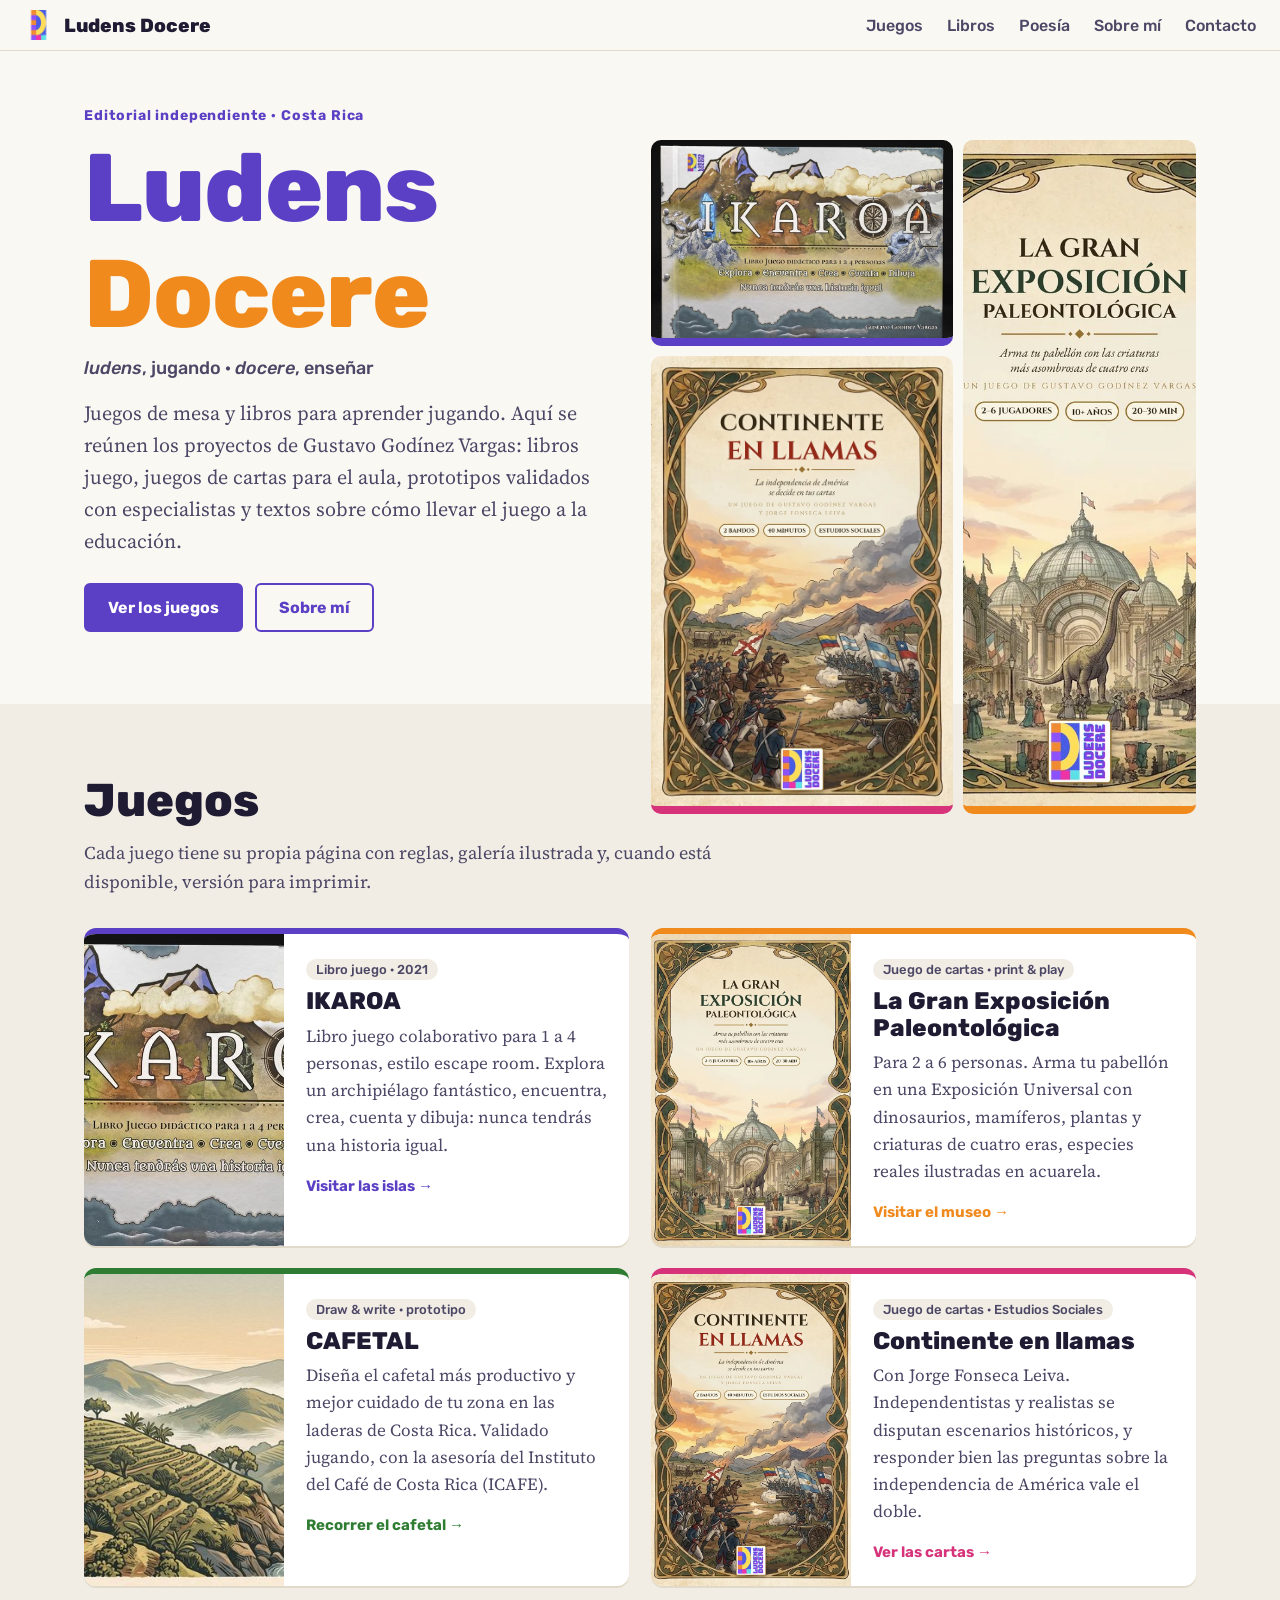
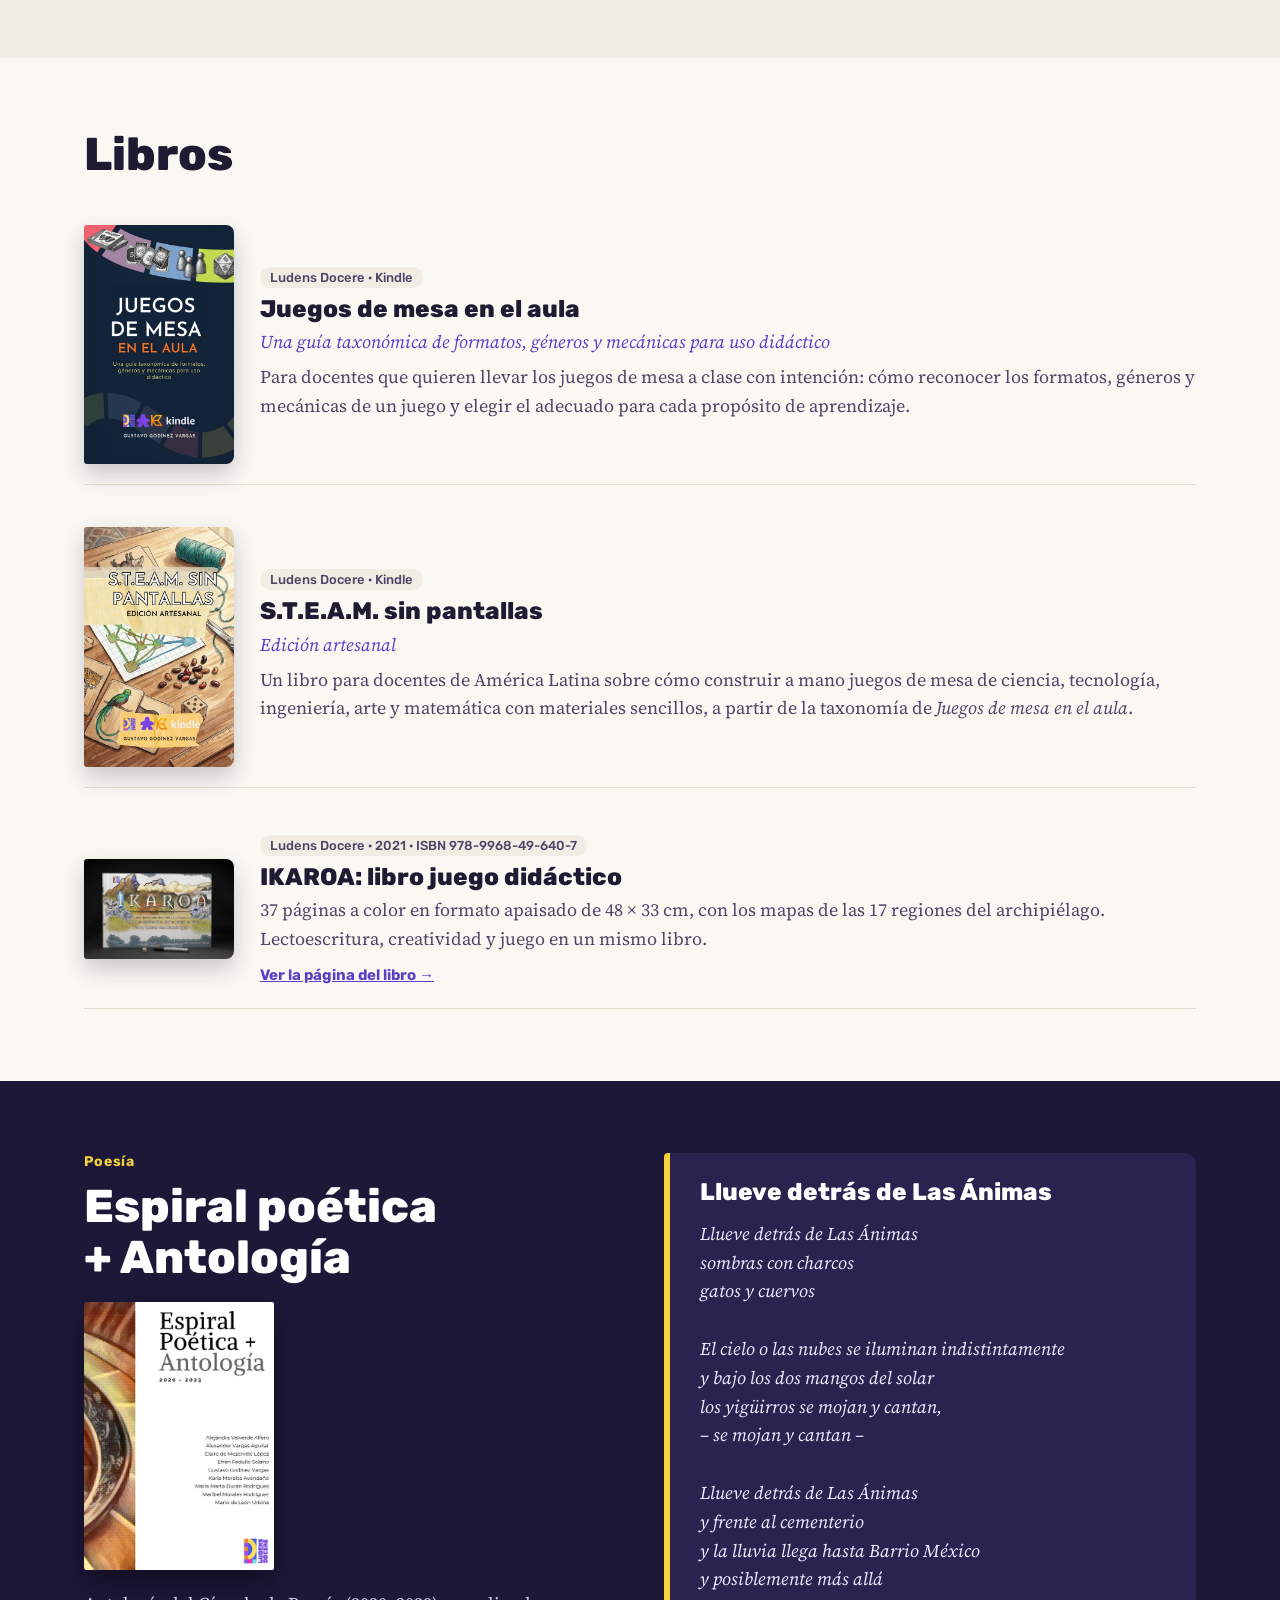
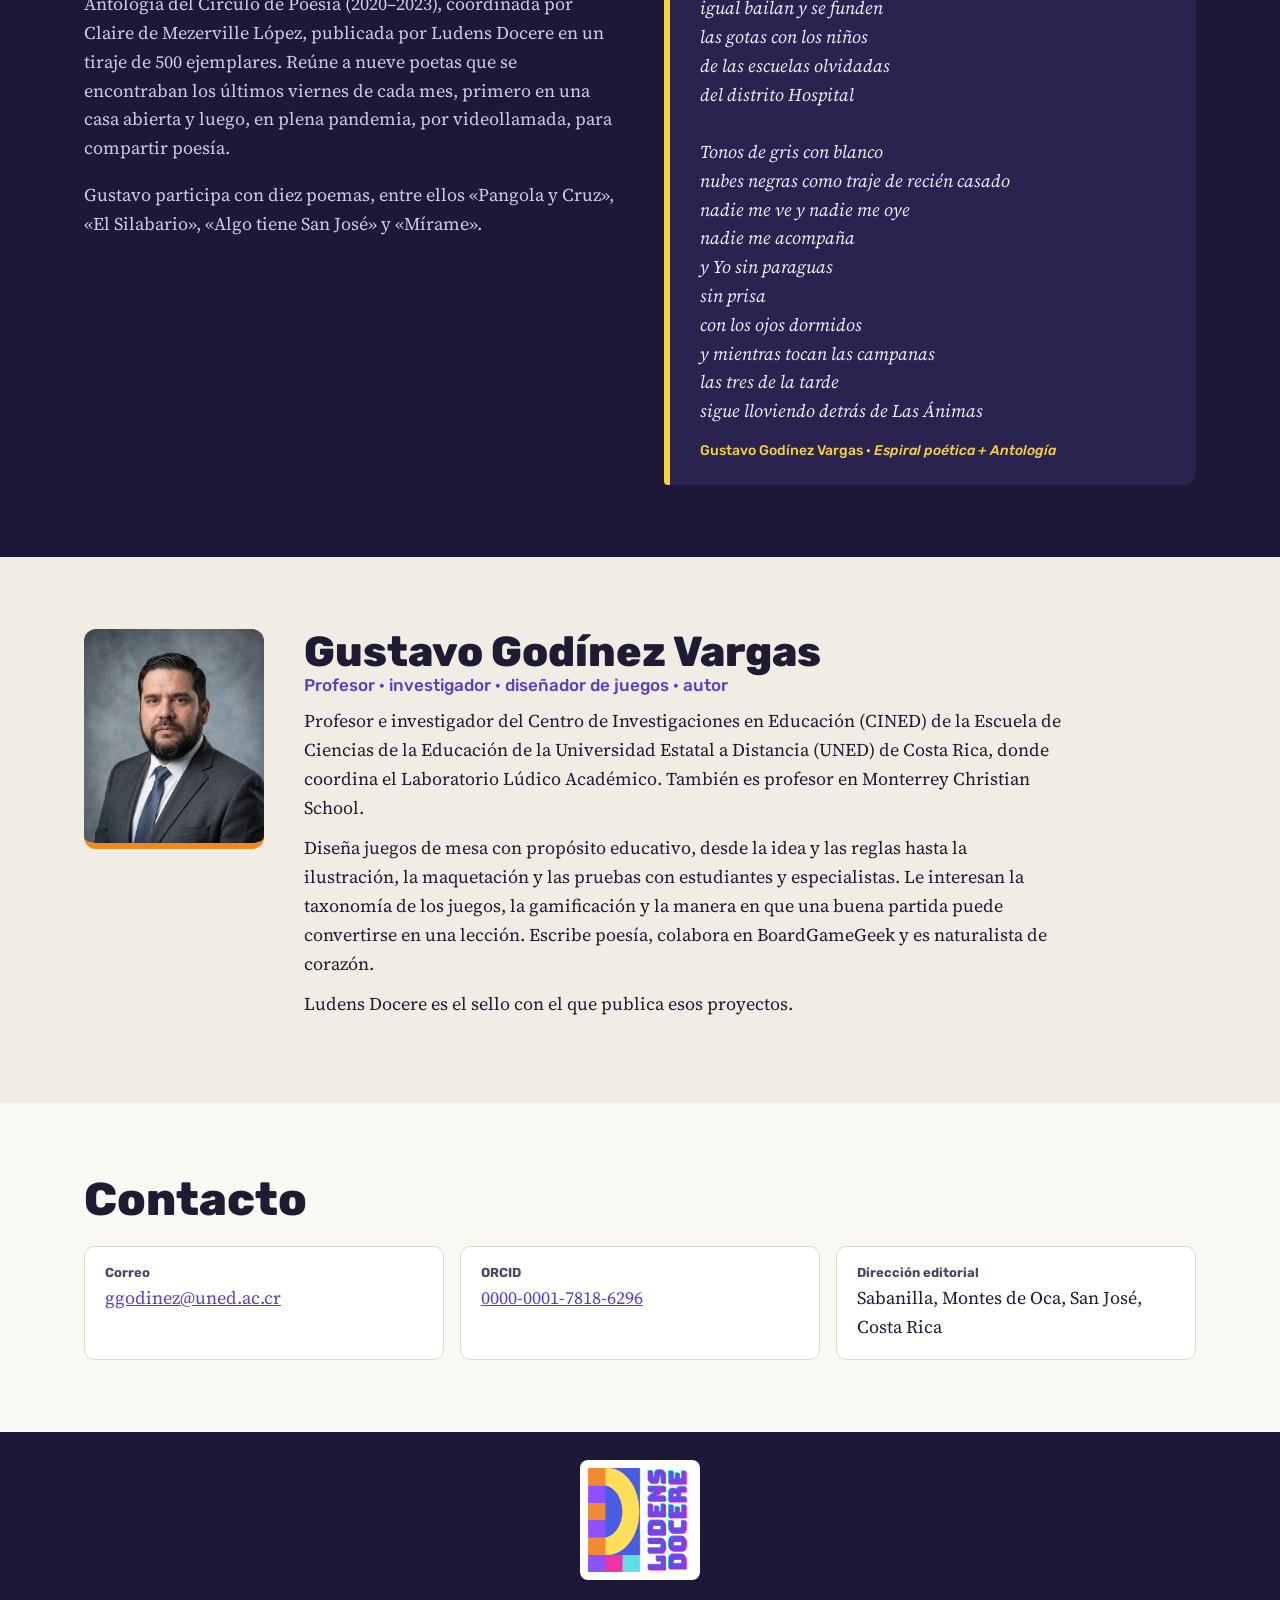
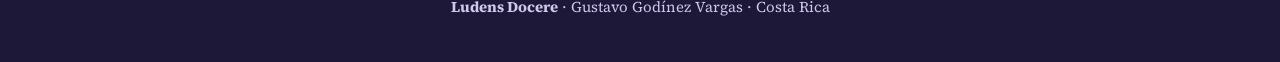
<file: index.html>
<!DOCTYPE html>
<html lang="es">
<head>
<meta charset="utf-8">
<meta name="viewport" content="width=device-width, initial-scale=1">
<title>Ludens Docere · Gustavo Godínez Vargas</title>
<meta name="description" content="Ludens Docere: juegos de mesa y libros para aprender jugando, de Gustavo Godínez Vargas. IKAROA, CAFETAL, La Gran Exposición Paleontológica, Continente en llamas y más.">
<meta property="og:title" content="Ludens Docere — aprender jugando">
<meta property="og:description" content="Juegos de mesa y libros de Gustavo Godínez Vargas, Costa Rica.">
<meta property="og:image" content="img/ikaroa.jpg">
<link rel="icon" href="img/icono.png">
<link rel="preconnect" href="https://fonts.googleapis.com">
<link rel="preconnect" href="https://fonts.gstatic.com" crossorigin>
<link rel="stylesheet" href="https://fonts.googleapis.com/css2?family=Rubik:wght@500;700;800&family=Source+Serif+4:ital,opsz,wght@0,8..60,400;0,8..60,600;1,8..60,400&display=swap">
<link rel="stylesheet" href="style.css">
</head>
<body>

<header class="top">
  <a class="brand" href="#inicio"><img src="img/icono.png" alt=""> Ludens Docere</a>
  <button class="burger" aria-label="Abrir menú" aria-expanded="false">☰</button>
  <nav>
    <a href="#juegos">Juegos</a>
    <a href="#libros">Libros</a>
    <a href="#poesia">Poesía</a>
    <a href="#sobre-mi">Sobre mí</a>
    <a href="#contacto">Contacto</a>
  </nav>
</header>

<section id="inicio" class="hero">
  <div class="hero-text">
    <p class="kicker">Editorial independiente · Costa Rica</p>
    <h1>Ludens <span>Docere</span></h1>
    <p class="latin"><i>ludens</i>, jugando · <i>docere</i>, enseñar</p>
    <p class="lede">Juegos de mesa y libros para aprender jugando. Aquí se reúnen los proyectos de Gustavo Godínez Vargas: libros juego, juegos de cartas para el aula, prototipos validados con especialistas y textos sobre cómo llevar el juego a la educación.</p>
    <div class="ctas">
      <a class="btn" href="#juegos">Ver los juegos</a>
      <a class="btn ghost" href="#sobre-mi">Sobre mí</a>
    </div>
  </div>
  <div class="mosaic" aria-hidden="true">
    <img src="img/ikaroa.jpg" alt="">
    <img src="img/gran-exposicion.jpg" alt="">
    <img src="img/cafetal.jpg" alt="">
    <img src="img/continente.jpg" alt="">
  </div>
</section>

<section id="juegos" class="band">
  <div class="wrap">
    <h2 class="sec">Juegos</h2>
    <p class="intro">Cada juego tiene su propia página con reglas, galería ilustrada y, cuando está disponible, versión para imprimir.</p>
    <div class="games">
      <a class="game" href="ikaroa/" style="--c:var(--violet)">
        <img src="img/ikaroa.jpg" alt="Tapa de IKAROA" loading="lazy">
        <div><span class="tag">Libro juego · 2021</span><h3>IKAROA</h3><p>Libro juego colaborativo para 1 a 4 personas, estilo escape room. Explora un archipiélago fantástico, encuentra, crea, cuenta y dibuja: nunca tendrás una historia igual.</p><b>Visitar las islas →</b></div>
      </a>
      <a class="game" href="https://godinex.github.io/gran-exposicion/" style="--c:var(--orange)">
        <img src="img/gran-exposicion.jpg" alt="Portada de La Gran Exposición Paleontológica" loading="lazy">
        <div><span class="tag">Juego de cartas · print &amp; play</span><h3>La Gran Exposición Paleontológica</h3><p>Para 2 a 6 personas. Arma tu pabellón en una Exposición Universal con dinosaurios, mamíferos, plantas y criaturas de cuatro eras, especies reales ilustradas en acuarela.</p><b>Visitar el museo →</b></div>
      </a>
      <a class="game" href="https://godinex.github.io/cafetal/" style="--c:var(--green)">
        <img src="img/cafetal.jpg" alt="Laderas sembradas de café en Costa Rica" loading="lazy">
        <div><span class="tag">Draw &amp; write · prototipo</span><h3>CAFETAL</h3><p>Diseña el cafetal más productivo y mejor cuidado de tu zona en las laderas de Costa Rica. Validado jugando, con la asesoría del Instituto del Café de Costa Rica (ICAFE).</p><b>Recorrer el cafetal →</b></div>
      </a>
      <a class="game" href="https://godinex.github.io/continente-en-llamas/" style="--c:var(--magenta)">
        <img src="img/continente.jpg" alt="Portada de Continente en llamas" loading="lazy">
        <div><span class="tag">Juego de cartas · Estudios Sociales</span><h3>Continente en llamas</h3><p>Con Jorge Fonseca Leiva. Independentistas y realistas se disputan escenarios históricos, y responder bien las preguntas sobre la independencia de América vale el doble.</p><b>Ver las cartas →</b></div>
      </a>
    </div>
  </div>
</section>

<section id="libros">
  <div class="wrap">
    <h2 class="sec">Libros</h2>
    <div class="books">
      <article class="book">
        <img class="cover-img" src="img/juegos-de-mesa-en-el-aula.jpg" alt="Portada de Juegos de mesa en el aula" loading="lazy">
        <div><span class="tag">Ludens Docere · Kindle</span><h3>Juegos de mesa en el aula</h3><p class="sub">Una guía taxonómica de formatos, géneros y mecánicas para uso didáctico</p><p>Para docentes que quieren llevar los juegos de mesa a clase con intención: cómo reconocer los formatos, géneros y mecánicas de un juego y elegir el adecuado para cada propósito de aprendizaje.</p></div>
      </article>
      <article class="book">
        <img class="cover-img" src="img/steam-sin-pantallas.jpg" alt="Portada de S.T.E.A.M. sin pantallas, edición artesanal" loading="lazy">
        <div><span class="tag">Ludens Docere · Kindle</span><h3>S.T.E.A.M. sin pantallas</h3><p class="sub">Edición artesanal</p><p>Un libro para docentes de América Latina sobre cómo construir a mano juegos de mesa de ciencia, tecnología, ingeniería, arte y matemática con materiales sencillos, a partir de la taxonomía de <i>Juegos de mesa en el aula</i>.</p></div>
      </article>
      <article class="book">
        <img class="cover-img wide" src="ikaroa/img/portada.jpg" alt="Tapa de IKAROA" loading="lazy">
        <div><span class="tag">Ludens Docere · 2021 · ISBN 978-9968-49-640-7</span><h3>IKAROA: libro juego didáctico</h3><p>37 páginas a color en formato apaisado de 48 × 33 cm, con los mapas de las 17 regiones del archipiélago. Lectoescritura, creatividad y juego en un mismo libro.</p><a href="ikaroa/">Ver la página del libro →</a></div>
      </article>
    </div>
  </div>
</section>

<section id="poesia" class="dark">
  <div class="wrap">
    <div class="poetry">
      <div>
        <p class="kicker light">Poesía</p>
        <h2 class="sec light">Espiral poética + Antología</h2>
        <img class="poetry-cover" src="img/espiral-poetica.jpg" alt="Portada de Espiral poética + Antología 2020–2023" loading="lazy">
        <p>Antología del Círculo de Poesía (2020–2023), coordinada por Claire de Mezerville López, publicada por Ludens Docere en un tiraje de 500 ejemplares. Reúne a nueve poetas que se encontraban los últimos viernes de cada mes, primero en una casa abierta y luego, en plena pandemia, por videollamada, para compartir poesía.</p>
        <p>Gustavo participa con diez poemas, entre ellos «Pangola y Cruz», «El Silabario», «Algo tiene San José» y «Mírame».</p>
      </div>
      <blockquote class="poem">
        <h3>Llueve detrás de Las Ánimas</h3>
<pre>Llueve detrás de Las Ánimas
sombras con charcos
gatos y cuervos

El cielo o las nubes se iluminan indistintamente
y bajo los dos mangos del solar
los yigüirros se mojan y cantan,
– se mojan y cantan –

Llueve detrás de Las Ánimas
y frente al cementerio
y la lluvia llega hasta Barrio México
y posiblemente más allá
igual bailan y se funden
las gotas con los niños
de las escuelas olvidadas
del distrito Hospital

Tonos de gris con blanco
nubes negras como traje de recién casado
nadie me ve y nadie me oye
nadie me acompaña
y Yo sin paraguas
sin prisa
con los ojos dormidos
y mientras tocan las campanas
las tres de la tarde
sigue lloviendo detrás de Las Ánimas</pre>
        <cite>Gustavo Godínez Vargas · <i>Espiral poética + Antología</i></cite>
      </blockquote>
    </div>
  </div>
</section>

<section id="sobre-mi" class="band">
  <div class="wrap">
    <div class="about">
      <img class="photo" src="img/gustavo.jpg" alt="Gustavo Godínez Vargas">
      <div>
        <h2>Gustavo Godínez Vargas</h2>
        <p class="role">Profesor · investigador · diseñador de juegos · autor</p>
        <p>Profesor e investigador del Centro de Investigaciones en Educación (CINED) de la Escuela de Ciencias de la Educación de la Universidad Estatal a Distancia (UNED) de Costa Rica, donde coordina el Laboratorio Lúdico Académico. También es profesor en Monterrey Christian School.</p>
        <p>Diseña juegos de mesa con propósito educativo, desde la idea y las reglas hasta la ilustración, la maquetación y las pruebas con estudiantes y especialistas. Le interesan la taxonomía de los juegos, la gamificación y la manera en que una buena partida puede convertirse en una lección. Escribe poesía, colabora en BoardGameGeek y es naturalista de corazón.</p>
        <p>Ludens Docere es el sello con el que publica esos proyectos.</p>
      </div>
    </div>
  </div>
</section>

<section id="contacto">
  <div class="wrap">
    <h2 class="sec">Contacto</h2>
    <div class="contact">
      <div><span>Correo</span><a href="mailto:ggodinez@uned.ac.cr">ggodinez@uned.ac.cr</a></div>
      <div><span>ORCID</span><a href="https://orcid.org/0000-0001-7818-6296">0000-0001-7818-6296</a></div>
      <div><span>Dirección editorial</span><p>Sabanilla, Montes de Oca, San José, Costa Rica</p></div>
    </div>
  </div>
</section>

<footer>
  <img class="foot-logo" src="img/logo.png" alt="Ludens Docere"><p><b>Ludens Docere</b> · Gustavo Godínez Vargas · Costa Rica</p>
</footer>

<script>
{
  const burger = document.querySelector(".burger"), nav = document.querySelector(".top nav");
  burger.addEventListener("click", () => { const o = nav.classList.toggle("open"); burger.setAttribute("aria-expanded", o); });
  nav.querySelectorAll("a").forEach(a => a.addEventListener("click", () => nav.classList.remove("open")));
}
</script>
</body>
</html>
</file>
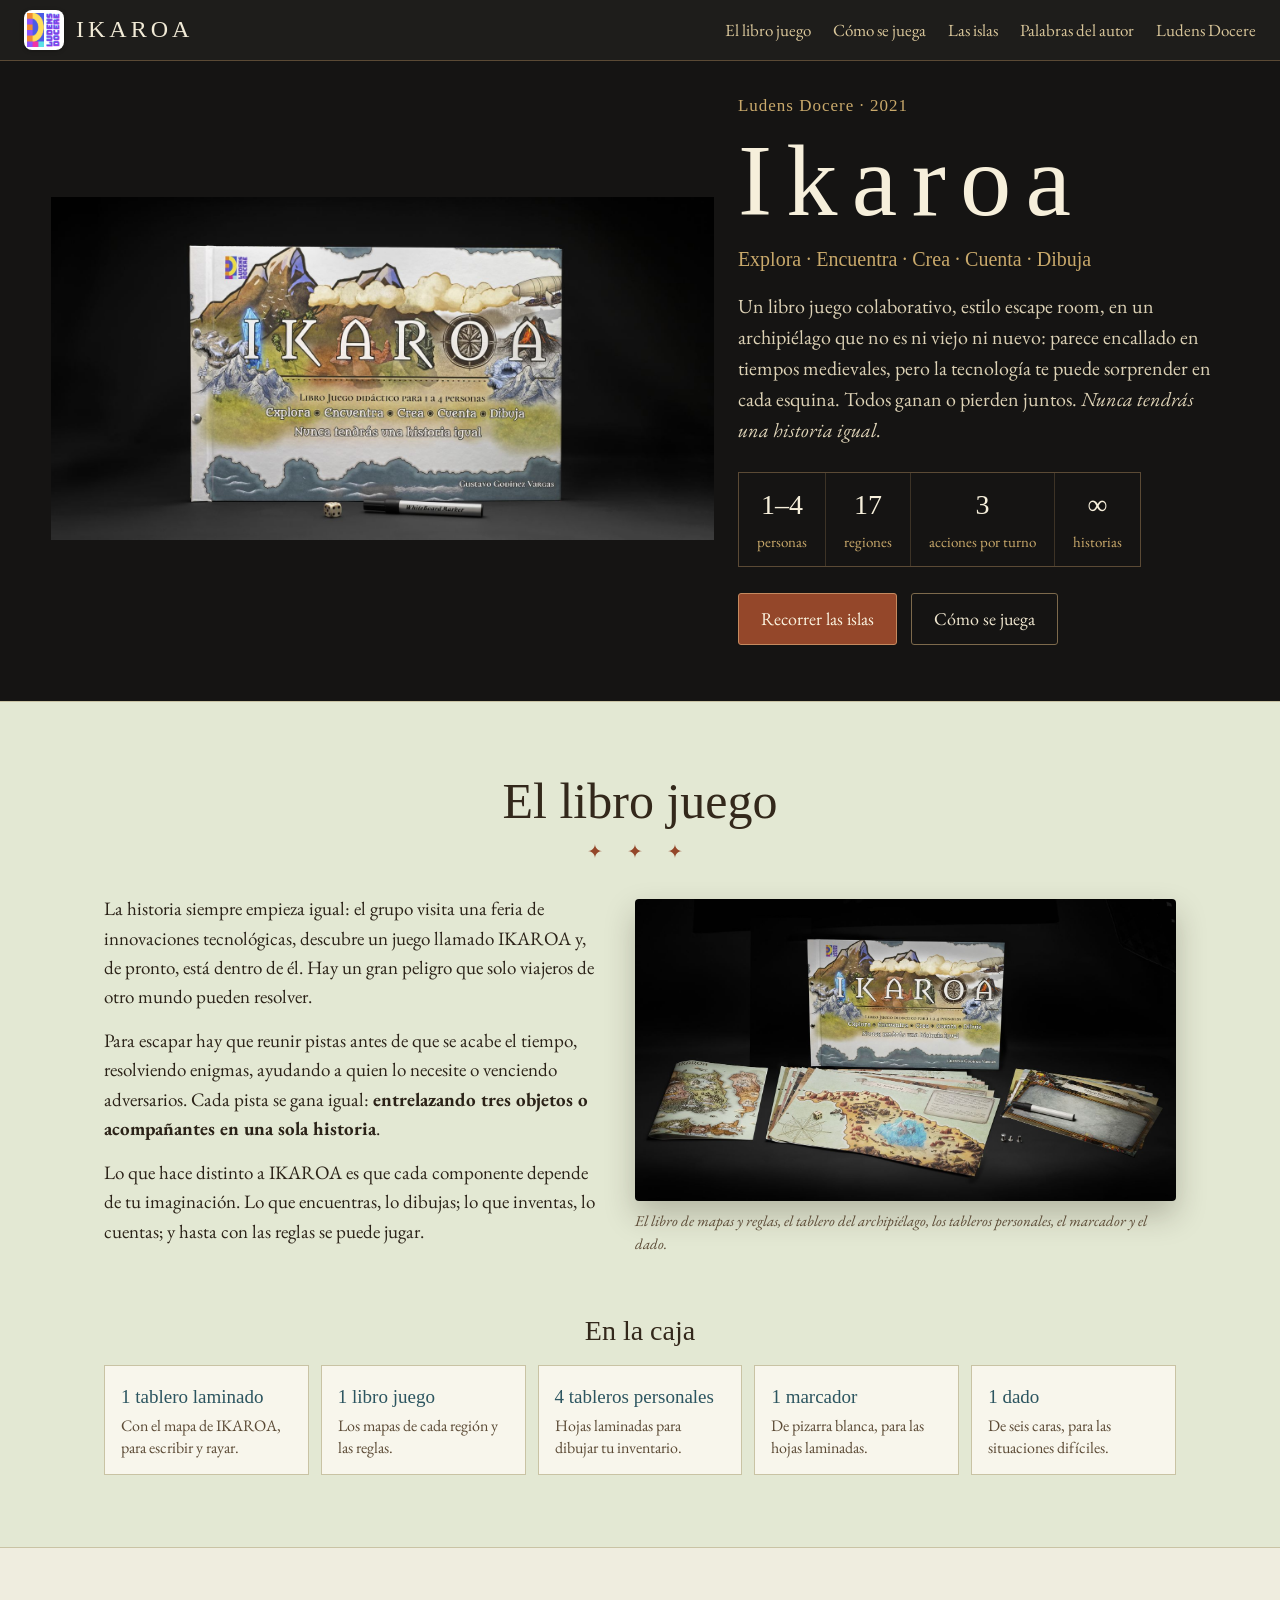
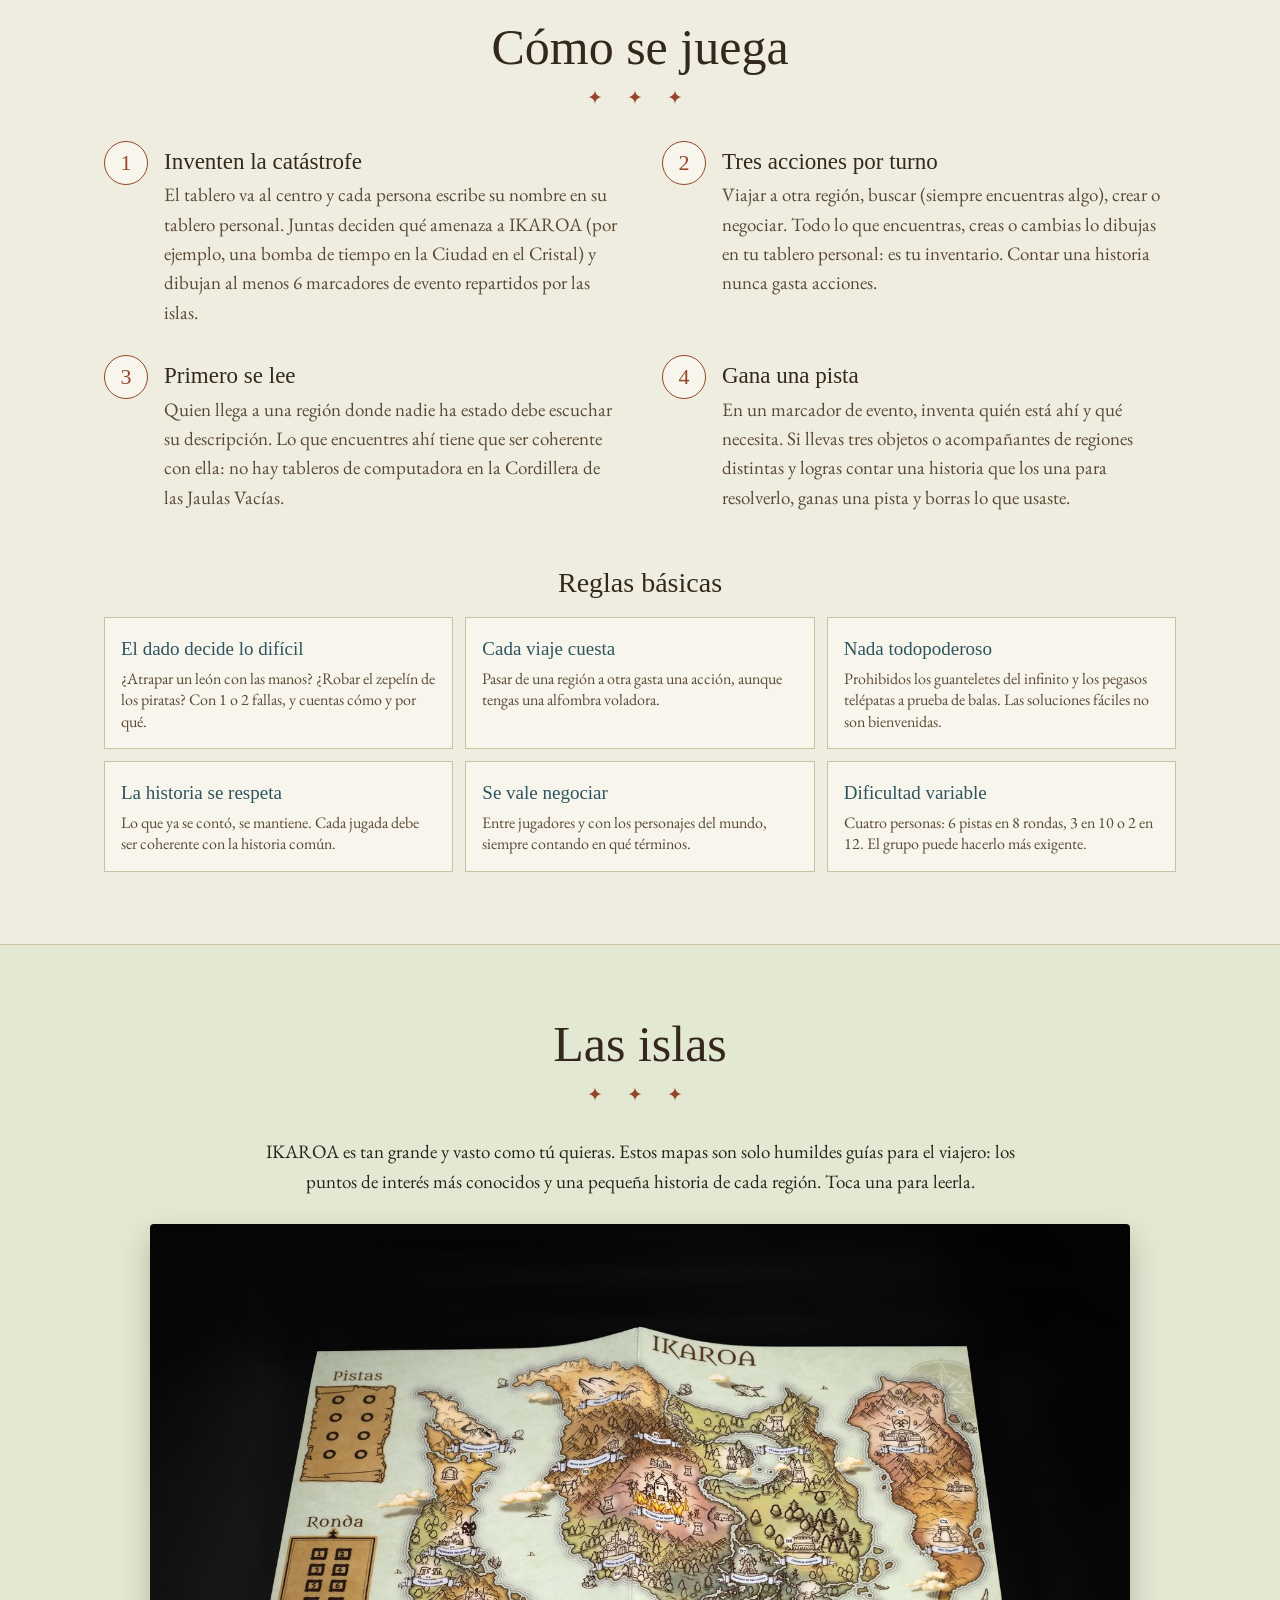
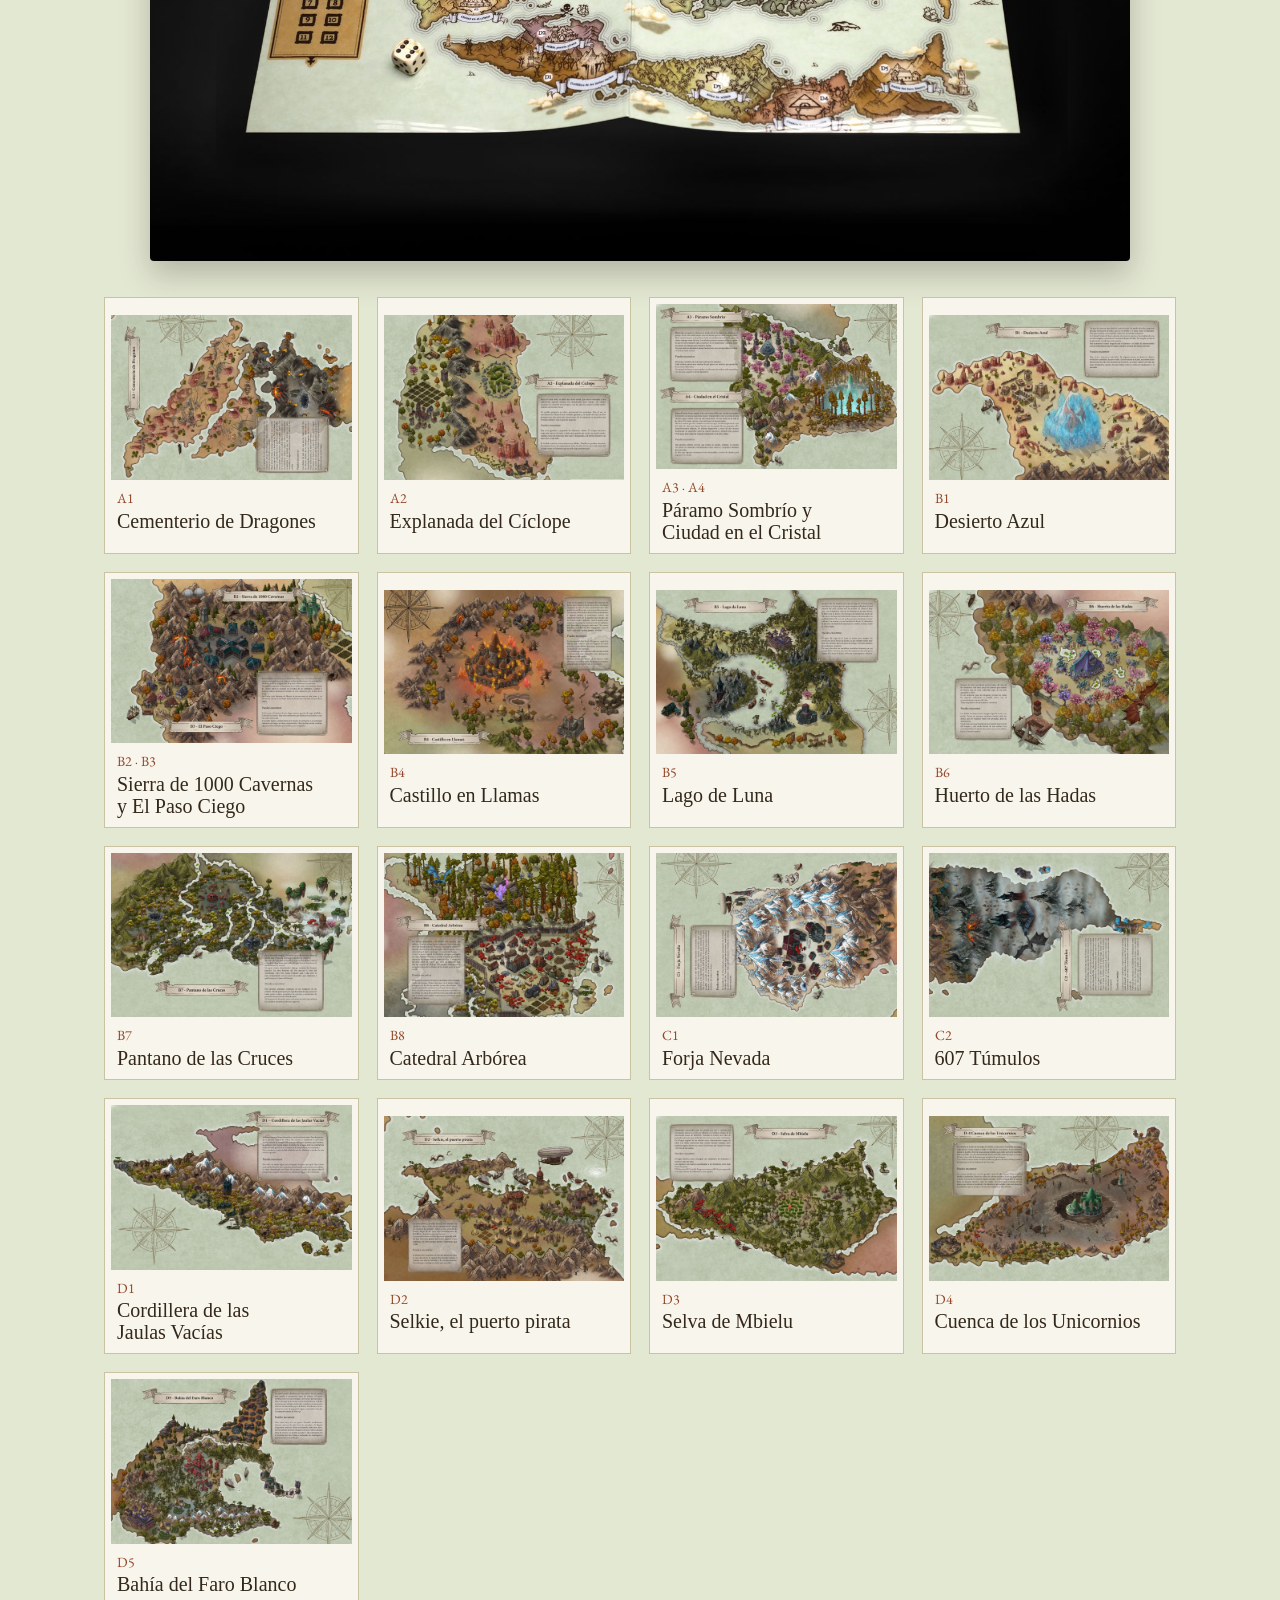
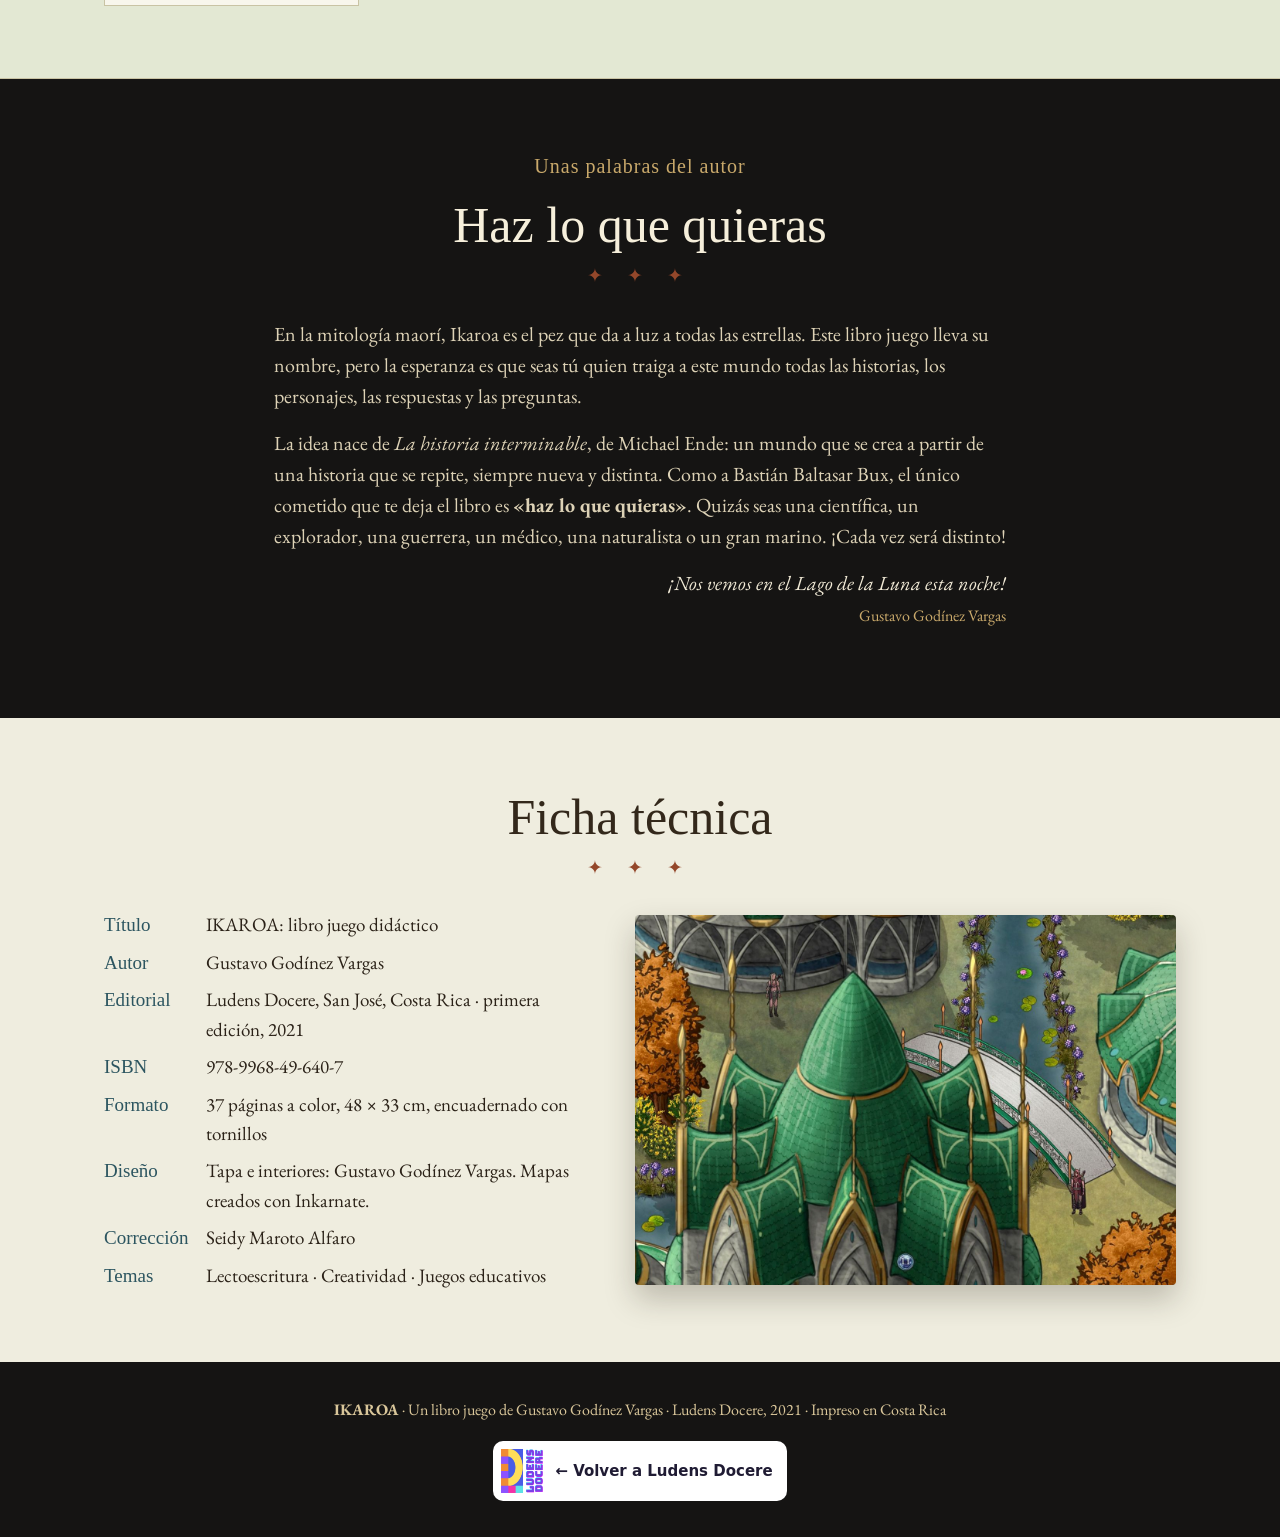
<file: ikaroa/index.html>
<!DOCTYPE html>
<html lang="es">
<head>
<meta charset="utf-8">
<meta name="viewport" content="width=device-width, initial-scale=1">
<title>IKAROA · Ludens Docere</title>
<meta name="description" content="IKAROA, libro juego didáctico colaborativo para 1 a 4 personas. Explora, encuentra, crea, cuenta y dibuja en un archipiélago donde nunca tendrás una historia igual.">
<meta property="og:title" content="IKAROA — libro juego didáctico">
<meta property="og:description" content="Explora · Encuentra · Crea · Cuenta · Dibuja. Nunca tendrás una historia igual.">
<meta property="og:image" content="img/portada.jpg">
<link rel="preconnect" href="https://fonts.googleapis.com">
<link rel="preconnect" href="https://fonts.gstatic.com" crossorigin>
<link rel="stylesheet" href="https://fonts.googleapis.com/css2?family=IM+Fell+English+SC&family=EB+Garamond:ital,wght@0,400;0,600;1,400&display=swap">
<link rel="stylesheet" href="style.css">
</head>
<body>

<header class="top">
  <div class="ld-wrap"><a class="ld-home" href="../" title="Volver a Ludens Docere" aria-label="Volver a Ludens Docere"><img src="../img/logo.png" alt=""></a><a class="brand" href="#inicio">IKAROA</a></div>
  <button class="burger" aria-label="Abrir menú" aria-expanded="false">☰</button>
  <nav>
    <a href="#libro">El libro juego</a>
    <a href="#como-se-juega">Cómo se juega</a>
    <a href="#islas">Las islas</a>
    <a href="#autor">Palabras del autor</a>
    <a href="../">Ludens Docere</a>
  </nav>
</header>

<section id="inicio" class="hero">
  <div class="hero-art"><img src="img/portada.jpg" alt="Tapa de IKAROA: montañas, un zepelín y las letras del título formadas por cristales, rocas y una rosa de los vientos"></div>
  <div class="hero-text">
    <p class="kicker">Ludens Docere · 2021</p>
    <h1>Ikaroa</h1>
    <p class="verbs">Explora · Encuentra · Crea · Cuenta · Dibuja</p>
    <p class="lede">Un libro juego colaborativo, estilo escape room, en un archipiélago que no es ni viejo ni nuevo: parece encallado en tiempos medievales, pero la tecnología te puede sorprender en cada esquina. Todos ganan o pierden juntos. <i>Nunca tendrás una historia igual.</i></p>
    <ul class="facts">
      <li><strong>1–4</strong><span>personas</span></li>
      <li><strong>17</strong><span>regiones</span></li>
      <li><strong>3</strong><span>acciones por turno</span></li>
      <li><strong>∞</strong><span>historias</span></li>
    </ul>
    <div class="ctas">
      <a class="btn" href="#islas">Recorrer las islas</a>
      <a class="btn ghost" href="#como-se-juega">Cómo se juega</a>
    </div>
  </div>
</section>

<section id="libro" class="band">
  <div class="wrap">
    <h2 class="sec">El libro juego</h2>
    <div class="orn">✦ ✦ ✦</div>
    <div class="split">
      <div>
        <p>La historia siempre empieza igual: el grupo visita una feria de innovaciones tecnológicas, descubre un juego llamado IKAROA y, de pronto, está dentro de él. Hay un gran peligro que solo viajeros de otro mundo pueden resolver.</p>
        <p>Para escapar hay que reunir pistas antes de que se acabe el tiempo, resolviendo enigmas, ayudando a quien lo necesite o venciendo adversarios. Cada pista se gana igual: <b>entrelazando tres objetos o acompañantes en una sola historia</b>.</p>
        <p>Lo que hace distinto a IKAROA es que cada componente depende de tu imaginación. Lo que encuentras, lo dibujas; lo que inventas, lo cuentas; y hasta con las reglas se puede jugar.</p>
      </div>
      <figure><img src="img/set.jpg" alt="El juego completo: libro de mapas, tablero laminado del archipiélago, tableros personales, marcador y dado"><figcaption>El libro de mapas y reglas, el tablero del archipiélago, los tableros personales, el marcador y el dado.</figcaption></figure>
    </div>
    <h3 class="sub">En la caja</h3>
    <div class="comp">
      <div><b>1 tablero laminado</b><span>Con el mapa de IKAROA, para escribir y rayar.</span></div>
      <div><b>1 libro juego</b><span>Los mapas de cada región y las reglas.</span></div>
      <div><b>4 tableros personales</b><span>Hojas laminadas para dibujar tu inventario.</span></div>
      <div><b>1 marcador</b><span>De pizarra blanca, para las hojas laminadas.</span></div>
      <div><b>1 dado</b><span>De seis caras, para las situaciones difíciles.</span></div>
    </div>
  </div>
</section>

<section id="como-se-juega">
  <div class="wrap">
    <h2 class="sec">Cómo se juega</h2>
    <div class="orn">✦ ✦ ✦</div>
    <div class="steps">
      <div class="step"><span class="n">1</span><h3>Inventen la catástrofe</h3><p>El tablero va al centro y cada persona escribe su nombre en su tablero personal. Juntas deciden qué amenaza a IKAROA (por ejemplo, una bomba de tiempo en la Ciudad en el Cristal) y dibujan al menos 6 marcadores de evento repartidos por las islas.</p></div>
      <div class="step"><span class="n">2</span><h3>Tres acciones por turno</h3><p>Viajar a otra región, buscar (siempre encuentras algo), crear o negociar. Todo lo que encuentras, creas o cambias lo dibujas en tu tablero personal: es tu inventario. Contar una historia nunca gasta acciones.</p></div>
      <div class="step"><span class="n">3</span><h3>Primero se lee</h3><p>Quien llega a una región donde nadie ha estado debe escuchar su descripción. Lo que encuentres ahí tiene que ser coherente con ella: no hay tableros de computadora en la Cordillera de las Jaulas Vacías.</p></div>
      <div class="step"><span class="n">4</span><h3>Gana una pista</h3><p>En un marcador de evento, inventa quién está ahí y qué necesita. Si llevas tres objetos o acompañantes de regiones distintas y logras contar una historia que los una para resolverlo, ganas una pista y borras lo que usaste.</p></div>
    </div>
    <h3 class="sub">Reglas básicas</h3>
    <div class="reglas">
      <div><b>El dado decide lo difícil</b><span>¿Atrapar un león con las manos? ¿Robar el zepelín de los piratas? Con 1 o 2 fallas, y cuentas cómo y por qué.</span></div>
      <div><b>Cada viaje cuesta</b><span>Pasar de una región a otra gasta una acción, aunque tengas una alfombra voladora.</span></div>
      <div><b>Nada todopoderoso</b><span>Prohibidos los guanteletes del infinito y los pegasos telépatas a prueba de balas. Las soluciones fáciles no son bienvenidas.</span></div>
      <div><b>La historia se respeta</b><span>Lo que ya se contó, se mantiene. Cada jugada debe ser coherente con la historia común.</span></div>
      <div><b>Se vale negociar</b><span>Entre jugadores y con los personajes del mundo, siempre contando en qué términos.</span></div>
      <div><b>Dificultad variable</b><span>Cuatro personas: 6 pistas en 8 rondas, 3 en 10 o 2 en 12. El grupo puede hacerlo más exigente.</span></div>
    </div>
  </div>
</section>

<section id="islas" class="band">
  <div class="wrap">
    <h2 class="sec">Las islas</h2>
    <div class="orn">✦ ✦ ✦</div>
    <p class="center">IKAROA es tan grande y vasto como tú quieras. Estos mapas son solo humildes guías para el viajero: los puntos de interés más conocidos y una pequeña historia de cada región. Toca una para leerla.</p>
    <figure class="mundo"><img src="img/mapamundi.jpg" alt="Tablero laminado con el mapa del archipiélago de IKAROA, el registro de pistas y de rondas"></figure>
    <div class="grid" id="grid"></div>
  </div>
</section>

<section id="autor" class="dark">
  <div class="wrap narrow">
    <p class="kicker light">Unas palabras del autor</p>
    <h2 class="sec light">Haz lo que quieras</h2>
    <div class="orn">✦ ✦ ✦</div>
    <p>En la mitología maorí, Ikaroa es el pez que da a luz a todas las estrellas. Este libro juego lleva su nombre, pero la esperanza es que seas tú quien traiga a este mundo todas las historias, los personajes, las respuestas y las preguntas.</p>
    <p>La idea nace de <i>La historia interminable</i>, de Michael Ende: un mundo que se crea a partir de una historia que se repite, siempre nueva y distinta. Como a Bastián Baltasar Bux, el único cometido que te deja el libro es <b>«haz lo que quieras»</b>. Quizás seas una científica, un explorador, una guerrera, un médico, una naturalista o un gran marino. ¡Cada vez será distinto!</p>
    <p class="firma">¡Nos vemos en el Lago de la Luna esta noche!<br><span>Gustavo Godínez Vargas</span></p>
  </div>
</section>

<section id="ficha">
  <div class="wrap">
    <h2 class="sec">Ficha técnica</h2>
    <div class="orn">✦ ✦ ✦</div>
    <div class="split">
      <dl class="tech">
        <dt>Título</dt><dd>IKAROA: libro juego didáctico</dd>
        <dt>Autor</dt><dd>Gustavo Godínez Vargas</dd>
        <dt>Editorial</dt><dd>Ludens Docere, San José, Costa Rica · primera edición, 2021</dd>
        <dt>ISBN</dt><dd>978-9968-49-640-7</dd>
        <dt>Formato</dt><dd>37 páginas a color, 48 × 33 cm, encuadernado con tornillos</dd>
        <dt>Diseño</dt><dd>Tapa e interiores: Gustavo Godínez Vargas. Mapas creados con Inkarnate.</dd>
        <dt>Corrección</dt><dd>Seidy Maroto Alfaro</dd>
        <dt>Temas</dt><dd>Lectoescritura · Creatividad · Juegos educativos</dd>
      </dl>
      <figure><img src="img/ilustracion-4.jpg" alt="Ilustración interior de IKAROA: una ciudad de cúpulas verdes entre árboles otoñales"></figure>
    </div>
  </div>
</section>

<footer>
  <p><b>IKAROA</b> · Un libro juego de Gustavo Godínez Vargas · Ludens Docere, 2021 · Impreso en Costa Rica</p>
  <p><a class="ld-foot" href="../"><img src="../img/logo.png" alt="">← Volver a Ludens Docere</a></p>
</footer>

<dialog id="ficha-region" aria-labelledby="fx-name">
  <button class="close" aria-label="Cerrar">×</button>
  <img id="fx-img" alt="">
  <div class="fx-body">
    <p class="fx-code" id="fx-code"></p>
    <h3 id="fx-name"></h3>
    <div id="fx-secs"></div>
    <div class="fx-nav"><button id="fx-prev">← Anterior</button><button id="fx-next">Siguiente →</button></div>
  </div>
</dialog>

<script src="regiones.js"></script>
<script src="app.js"></script>
</body>
</html>
</file>
<file: style.css>
/* Ludens Docere — los colores del sello: violeta, amarillo, naranja, magenta, cian y azul */
:root { --bg: #faf8f3; --band: #f1ede4; --card: #fff; --ink: #1f1b33; --ink2: #4d4766; --violet: #5b3fc4; --yellow: #f5d23a; --orange: #f08a1d; --magenta: #d6337a; --cyan: #8fd8e0; --blue: #3d5bd9; --green: #2e7d32; --night: #1d1838; --line: #e1dacb; }
* { box-sizing: border-box; min-width: 0; }
html { scroll-behavior: smooth; scroll-padding-top: 64px; }
body { margin: 0; background: var(--bg); color: var(--ink); font: 18px/1.6 "Source Serif 4", Georgia, serif; overflow-x: clip; }
img { max-width: 100%; display: block; }
a { color: var(--violet); }
h1, h2, h3 { font-family: Rubik, system-ui, sans-serif; font-weight: 800; margin: 0; line-height: 1.1; text-wrap: balance; }
.wrap { max-width: 1160px; margin: 0 auto; padding: 72px 24px; }
h2.sec { font-size: clamp(32px, 4vw, 46px); margin-bottom: 12px; }
.intro { max-width: 680px; color: var(--ink2); margin: 0 0 32px; }
.kicker { font: 700 14px Rubik, sans-serif; letter-spacing: .06em; color: var(--violet); margin: 0 0 12px; }
.band { background: var(--band); }
.tag { display: inline-block; font: 500 13px Rubik, sans-serif; color: var(--ink2); background: var(--band); border-radius: 999px; padding: 3px 10px; margin-bottom: 8px; }
@media (prefers-reduced-motion: reduce) { html { scroll-behavior: auto; } .game { transition: none !important; } }

.top { position: sticky; top: 0; z-index: 20; display: flex; align-items: center; justify-content: space-between; gap: 16px; padding: 10px 24px; background: rgba(250,248,243,.96); border-bottom: 1px solid var(--line); backdrop-filter: blur(6px); }
.brand { display: flex; align-items: center; gap: 10px; color: var(--ink); text-decoration: none; font: 800 19px Rubik, sans-serif; }
.brand img { width: 30px; height: 30px; }
.top nav { display: flex; gap: 24px; }
.top nav a { color: var(--ink2); text-decoration: none; font: 500 16px Rubik, sans-serif; }
.top nav a:hover { color: var(--violet); }
.burger { display: none; background: none; border: 1px solid var(--line); color: var(--ink); font-size: 20px; border-radius: 6px; padding: 4px 12px; min-height: 44px; cursor: pointer; }

.hero { max-width: 1160px; margin: 0 auto; padding: 56px 24px 72px; display: grid; grid-template-columns: minmax(0, 1fr) minmax(0, 1.05fr); gap: 48px; align-items: center; }
.hero h1 { font-size: clamp(54px, 8vw, 96px); color: var(--violet); letter-spacing: -.01em; }
.hero h1 span { color: var(--orange); }
.latin { font: 500 18px Rubik, sans-serif; color: var(--ink2); margin: 10px 0 18px; }
.lede { font-size: 20px; color: var(--ink2); margin: 0 0 26px; }
.ctas { display: flex; gap: 12px; flex-wrap: wrap; }
.btn { display: inline-block; background: var(--violet); color: #fff; text-decoration: none; font: 700 16px Rubik, sans-serif; padding: 13px 22px; border-radius: 6px; border: 2px solid var(--violet); }
.btn:hover { background: #4a31a8; }
.btn.ghost { background: transparent; color: var(--violet); }
.btn:focus-visible, .game:focus-visible { outline: 3px solid var(--orange); outline-offset: 3px; }
.mosaic { display: grid; grid-template-columns: 1.3fr 1fr; grid-template-rows: 1fr 1fr; gap: 10px; height: 460px; }
.mosaic img { width: 100%; height: 100%; object-fit: cover; border-radius: 10px; }
.mosaic img:nth-child(1) { grid-row: span 1; border-bottom: 8px solid var(--violet); }
.mosaic img:nth-child(2) { grid-row: span 2; border-bottom: 8px solid var(--orange); }
.mosaic img:nth-child(3) { border-bottom: 8px solid var(--green); display: none; }
.mosaic img:nth-child(4) { border-bottom: 8px solid var(--magenta); }

.games { display: grid; grid-template-columns: repeat(2, minmax(0, 1fr)); gap: 22px; }
.game { display: grid; grid-template-columns: 200px minmax(0, 1fr); background: var(--card); border-radius: 12px; overflow: hidden; text-decoration: none; color: var(--ink); border-top: 6px solid var(--c); box-shadow: 0 2px 0 var(--line); transition: transform .15s, box-shadow .15s; }
.game:hover { transform: translateY(-3px); box-shadow: 0 14px 28px rgba(31,27,51,.12); }
.game img { width: 100%; height: 100%; object-fit: cover; min-height: 220px; }
.game > div { padding: 20px 22px; }
.game h3 { font-size: 24px; margin-bottom: 8px; }
.game p { margin: 0 0 12px; color: var(--ink2); font-size: 17px; }
.game b { font: 700 15px Rubik, sans-serif; color: var(--c); }

.books { display: grid; gap: 22px; margin-top: 24px; }
.book { display: grid; grid-template-columns: 150px minmax(0, 1fr); gap: 26px; align-items: center; padding: 20px 0; border-bottom: 1px solid var(--line); }
.book h3 { font-size: 24px; margin-bottom: 6px; }
.book p { margin: 0 0 6px; color: var(--ink2); }
.book a { font: 700 15px Rubik, sans-serif; }
.cover { aspect-ratio: 3/4; border-radius: 4px 10px 10px 4px; padding: 16px 14px; display: flex; flex-direction: column; justify-content: space-between; color: #fff; box-shadow: inset 6px 0 0 rgba(0,0,0,.15), 0 10px 22px rgba(31,27,51,.2); }
.cover span { font: 800 19px/1.1 Rubik, sans-serif; }
.cover small { font: 500 12px Rubik, sans-serif; opacity: .85; }
.c1 { background: linear-gradient(160deg, var(--violet) 0 62%, var(--yellow) 62% 74%, var(--orange) 74%); }
.c2 { background: linear-gradient(160deg, var(--blue) 0 60%, var(--cyan) 60% 72%, var(--magenta) 72%); }
.c3.photo { padding: 0; aspect-ratio: 3/2; align-self: center; overflow: hidden; }
.c3.photo img { width: 100%; height: 100%; object-fit: cover; }

.dark { background: var(--night); color: #e3def5; }
.kicker.light { color: var(--yellow); }
h2.light { color: #fff; }
.poetry { display: grid; grid-template-columns: minmax(0, 1fr) minmax(0, 1fr); gap: 48px; align-items: start; }
.poetry p { color: #cfc8ea; }
.poem { margin: 0; background: #2a2350; border-left: 6px solid var(--yellow); border-radius: 4px 12px 12px 4px; padding: 26px 30px; }
.poem h3 { color: #fff; font-size: 24px; margin-bottom: 14px; }
.poem pre { margin: 0; font: italic 18px/1.6 "Source Serif 4", Georgia, serif; white-space: pre-wrap; color: #efeaff; }
.poem cite { display: block; margin-top: 16px; font: 500 14px Rubik, sans-serif; font-style: normal; color: var(--yellow); }

.about { display: grid; grid-template-columns: 180px minmax(0, 1fr); gap: 40px; align-items: start; max-width: 980px; }
.mono { width: 180px; height: 180px; border-radius: 50%; display: grid; place-items: center; font: 800 64px Rubik, sans-serif; color: #fff; background: conic-gradient(var(--violet) 0 25%, var(--orange) 0 45%, var(--magenta) 0 60%, var(--blue) 0 80%, var(--yellow) 0); box-shadow: inset 0 0 0 14px rgba(255,255,255,.25); text-shadow: 0 2px 8px rgba(0,0,0,.25); }
.about h2 { font-size: clamp(30px, 4vw, 42px); }
.role { font: 500 17px Rubik, sans-serif; color: var(--violet); margin: 6px 0 16px; }
.about p { margin: 0 0 12px; }

.contact { display: grid; grid-template-columns: repeat(3, minmax(0, 1fr)); gap: 16px; margin-top: 20px; }
.contact div { background: var(--card); border: 1px solid var(--line); border-radius: 10px; padding: 18px 20px; }
.contact span { display: block; font: 700 13px Rubik, sans-serif; color: var(--ink2); margin-bottom: 4px; }
.contact a, .contact p { font-size: 18px; margin: 0; overflow-wrap: anywhere; }

footer { background: var(--night); color: #cfc8ea; text-align: center; padding: 28px 20px; font-size: 15px; }

@media (max-width: 960px) {
  .top nav { display: none; position: absolute; top: 100%; left: 0; right: 0; flex-direction: column; gap: 0; background: var(--bg); border-bottom: 1px solid var(--line); }
  .top nav.open { display: flex; }
  .top nav a { padding: 14px 24px; border-top: 1px solid var(--line); }
  .burger { display: block; }
  .hero, .poetry { grid-template-columns: 1fr; }
  .mosaic { height: 340px; }
  .games { grid-template-columns: 1fr; }
  .contact { grid-template-columns: 1fr; }
}
@media (max-width: 600px) {
  body { font-size: 17px; }
  .wrap { padding: 56px 18px; }
  .hero { padding-top: 32px; }
  .mosaic { height: 260px; }
  .game { grid-template-columns: 1fr; }
  .game img { min-height: 0; aspect-ratio: 16/9; }
  .book { grid-template-columns: 100px minmax(0, 1fr); gap: 16px; }
  .about { grid-template-columns: 1fr; }
  .mono { width: 120px; height: 120px; font-size: 44px; }
}

/* portadas reales, foto y logo */
.cover-img { width: 150px; border-radius: 3px 8px 8px 3px; box-shadow: 0 10px 22px rgba(31,27,51,.22); }
.cover-img.wide { aspect-ratio: 3/2; object-fit: cover; }
.book .sub { font-style: italic; color: var(--violet); margin-bottom: 6px; }
.poetry-cover { width: 190px; margin: 18px 0 20px; border-radius: 2px; box-shadow: 0 14px 30px rgba(0,0,0,.4); }
.about .photo { width: 180px; height: 220px; object-fit: cover; object-position: 50% 20%; border-radius: 12px; border-bottom: 6px solid var(--orange); }
.foot-logo { width: 120px; margin: 0 auto 12px; background: #fff; border-radius: 8px; padding: 8px; }
@media (max-width: 600px) { .cover-img { width: 100px; } .about .photo { width: 140px; height: 170px; } }
</file>
<file: ikaroa/style.css>
/* IKAROA · Ludens Docere — mapas de pergamino verde, tinta sepia y mar profundo */
:root { --paper: #efeddf; --map: #e3e8d3; --card: #f8f6ec; --ink: #2b2218; --ink2: #5b4a35; --sea: #2c5560; --rust: #94472a; --line: #c9c3a4; --night: #151413; }
* { box-sizing: border-box; min-width: 0; }
html { scroll-behavior: smooth; scroll-padding-top: 64px; }
body { margin: 0; background: var(--paper); color: var(--ink); font: 19px/1.55 "EB Garamond", Georgia, serif; overflow-x: clip; }
img { max-width: 100%; display: block; }
a { color: var(--rust); }
h1, h2, h3 { font-family: "IM Fell English SC", Georgia, serif; font-weight: 400; color: #33281b; margin: 0; line-height: 1.1; text-wrap: balance; }
.wrap { max-width: 1120px; margin: 0 auto; padding: 72px 24px; }
.wrap.narrow { max-width: 780px; }
.center { text-align: center; max-width: 780px; margin: 0 auto 28px; }
.orn { text-align: center; color: var(--rust); letter-spacing: 10px; margin: 8px 0 28px; }
h2.sec { text-align: center; font-size: clamp(34px, 4.4vw, 50px); }
h3.sub { text-align: center; margin: 56px 0 18px; font-size: 28px; }
.kicker { font-family: "IM Fell English SC", serif; font-size: 17px; letter-spacing: 1px; color: #c9a96b; margin: 0 0 6px; }
.band { background: var(--map); border-top: 1px solid var(--line); border-bottom: 1px solid var(--line); }
@media (prefers-reduced-motion: reduce) { html { scroll-behavior: auto; } .card { transition: none !important; } }

.top { position: sticky; top: 0; z-index: 20; display: flex; align-items: center; justify-content: space-between; gap: 16px; padding: 10px 24px; background: rgba(21,20,19,.96); border-bottom: 1px solid #5b4a35; }
.brand { color: #f1ead6; text-decoration: none; font-family: "IM Fell English SC", serif; font-size: 24px; letter-spacing: 4px; }
.top nav { display: flex; gap: 22px; }
.top nav a { color: #d9c69a; text-decoration: none; font-size: 17px; }
.top nav a:hover { color: #fff; }
.burger { display: none; background: none; border: 1px solid #7d6a4c; color: #f1ead6; font-size: 20px; border-radius: 6px; padding: 4px 12px; min-height: 44px; cursor: pointer; }

/* portada: el negro de las fotos del producto */
.hero { background: var(--night); color: #efe6cf; display: grid; grid-template-columns: minmax(0, 1.35fr) minmax(0, 1fr); align-items: center; gap: 24px; padding: 32px max(4vw, 20px) 56px; }
.hero-art img { width: 100%; }
.hero h1 { font-size: clamp(56px, 8vw, 104px); letter-spacing: .14em; color: #f6efdb; }
.verbs { font-family: "IM Fell English SC", serif; font-size: 20px; color: #c9a96b; margin: 6px 0 16px; }
.lede { font-size: 20px; color: #ddd2b6; margin: 0; }
.facts { list-style: none; padding: 0; margin: 26px 0; display: flex; flex-wrap: wrap; border: 1px solid #5b4a35; width: fit-content; }
.facts li { padding: 10px 18px; text-align: center; border-right: 1px solid #3d3326; }
.facts li:last-child { border-right: 0; }
.facts strong { display: block; font-family: "IM Fell English SC", serif; font-size: 28px; color: #f6efdb; font-weight: 400; }
.facts span { font-size: 15px; color: #c9a96b; }
.ctas { display: flex; gap: 14px; flex-wrap: wrap; }
.btn { display: inline-block; background: var(--rust); color: #fbf3df; text-decoration: none; font-size: 18px; padding: 11px 22px; border: 1px solid #c58a5f; border-radius: 3px; }
.btn:hover { background: #a85430; }
.btn.ghost { background: transparent; color: #efe6cf; border-color: #7d6a4c; }

.split { display: grid; grid-template-columns: minmax(0, 1fr) minmax(0, 1.1fr); gap: 40px; align-items: center; }
.split p { margin: 0 0 14px; }
figure { margin: 0; }
figure img { border-radius: 4px; box-shadow: 0 14px 30px rgba(43,34,24,.25); }
figcaption { font-size: 15px; font-style: italic; color: var(--ink2); margin-top: 8px; }
.comp { display: grid; grid-template-columns: repeat(5, minmax(0, 1fr)); gap: 12px; }
.comp div, .reglas div { background: var(--card); border: 1px solid var(--line); padding: 16px; }
.comp b, .reglas b { display: block; font-family: "IM Fell English SC", serif; font-weight: 400; font-size: 19px; color: var(--sea); margin-bottom: 4px; }
.comp span, .reglas span { font-size: 16px; color: var(--ink2); line-height: 1.35; display: block; }

.steps { display: grid; grid-template-columns: repeat(2, minmax(0, 1fr)); gap: 28px 44px; }
.step { position: relative; padding-left: 60px; }
.step .n { position: absolute; left: 0; top: 0; width: 44px; height: 44px; border-radius: 50%; border: 1px solid var(--rust); display: grid; place-items: center; font-family: "IM Fell English SC", serif; font-size: 22px; color: var(--rust); background: var(--card); }
.step h3 { font-size: 23px; margin: 8px 0 6px; }
.step p { margin: 0; color: var(--ink2); }
.reglas { display: grid; grid-template-columns: repeat(3, minmax(0, 1fr)); gap: 12px; }

.mundo { margin: 0 auto 36px; max-width: 980px; }
.grid { display: grid; grid-template-columns: repeat(auto-fill, minmax(250px, 1fr)); gap: 18px; }
.card { background: var(--card); border: 1px solid var(--line); padding: 6px; cursor: pointer; text-align: left; font: inherit; color: inherit; transition: transform .15s, box-shadow .15s; }
.card:hover { transform: translateY(-3px); box-shadow: 0 10px 22px rgba(43,34,24,.2); }
.card:focus-visible, .btn:focus-visible { outline: 3px solid var(--rust); outline-offset: 2px; }
.card img { aspect-ratio: 1368/936; object-fit: cover; width: 100%; }
.card .meta { padding: 8px 6px 4px; }
.card .code { font-size: 14px; color: var(--rust); }
.card h3 { font-size: 20px; }

.dark { background: var(--night); color: #ddd2b6; }
.dark p { margin: 0 0 16px; font-size: 20px; }
.kicker.light { text-align: center; }
h2.light { color: #f6efdb; }
.firma { text-align: right; font-style: italic; color: #f1ead6; }
.firma span { font-style: normal; font-size: 16px; color: #c9a96b; }

.tech { display: grid; grid-template-columns: auto minmax(0, 1fr); gap: 8px 18px; margin: 0; }
.tech dt { font-family: "IM Fell English SC", serif; color: var(--sea); }
.tech dd { margin: 0; }

footer { background: var(--night); color: #d9c69a; text-align: center; padding: 32px 20px; font-size: 16px; }
footer p { margin: 4px 0; }
footer a { color: #e7c98d; }

dialog#ficha-region { border: 1px solid #7d6a4c; padding: 0; background: var(--card); color: var(--ink); max-width: 980px; width: calc(100% - 32px); max-height: 92vh; overflow-y: auto; border-radius: 4px; box-shadow: 0 30px 80px rgba(0,0,0,.55); }
dialog::backdrop { background: rgba(15,13,10,.8); }
.close { position: sticky; float: right; top: 8px; margin: 8px 8px -52px 0; background: var(--card); border: 0; border-radius: 50%; width: 44px; height: 44px; font-size: 32px; line-height: 1; cursor: pointer; color: var(--rust); z-index: 2; }
.fx-body { padding: 22px 28px 24px; }
.fx-code { color: var(--rust); margin: 0; font-size: 16px; }
.fx-body h3 { font-size: 32px; margin-bottom: 10px; }
.fx-body h4 { font-family: "IM Fell English SC", serif; font-weight: 400; font-size: 21px; color: var(--sea); margin: 16px 0 4px; }
.fx-body p { margin: 0 0 10px; }
.hay { background: var(--map); border-left: 3px solid var(--sea); padding: 10px 14px; }
.hay b { font-family: "IM Fell English SC", serif; font-weight: 400; color: var(--sea); }
.fx-nav { display: flex; justify-content: space-between; gap: 10px; margin-top: 18px; }
.fx-nav button { font: 17px "EB Garamond", serif; background: none; border: 1px solid #b7ab84; padding: 8px 14px; min-height: 44px; cursor: pointer; color: var(--ink); }

@media (max-width: 960px) {
  .top nav { display: none; position: absolute; top: 100%; left: 0; right: 0; flex-direction: column; gap: 0; background: var(--night); border-bottom: 1px solid #5b4a35; }
  .top nav.open { display: flex; }
  .top nav a { padding: 14px 24px; border-top: 1px solid #2b2620; }
  .burger { display: block; }
  .hero, .split, .steps { grid-template-columns: 1fr; }
  .comp { grid-template-columns: repeat(2, minmax(0, 1fr)); }
  .reglas { grid-template-columns: repeat(2, minmax(0, 1fr)); }
}
@media (max-width: 600px) {
  body { font-size: 18px; }
  .wrap { padding: 56px 18px; }
  .reglas { grid-template-columns: 1fr; }
  .grid { grid-template-columns: 1fr; }
  .facts li { padding: 8px 12px; }
  .tech { grid-template-columns: 1fr; gap: 2px; }
  .tech dd { margin-bottom: 8px; }
}

/* Enlace de regreso a Ludens Docere */
.ld-wrap { display: flex; align-items: center; gap: 12px; min-width: 0; }
.ld-home { display: grid; place-items: center; width: 40px; height: 40px; background: #fff; border-radius: 8px; padding: 3px; flex: none; box-shadow: 0 1px 4px rgba(0,0,0,.3); }
.ld-home img { width: 100%; height: 100%; object-fit: contain; }
.ld-home:focus-visible { outline: 3px solid #f5d23a; outline-offset: 2px; }
.ld-foot { display: inline-flex; align-items: center; gap: 10px; margin-top: 14px; padding: 8px 14px 8px 8px; background: #fff; color: #1f1b33 !important; border-radius: 10px; text-decoration: none; font: 600 15px system-ui, sans-serif; }
.ld-foot img { width: 44px; height: 44px; object-fit: contain; }
.ld-foot:hover { background: #f1ede4; }
</file>
